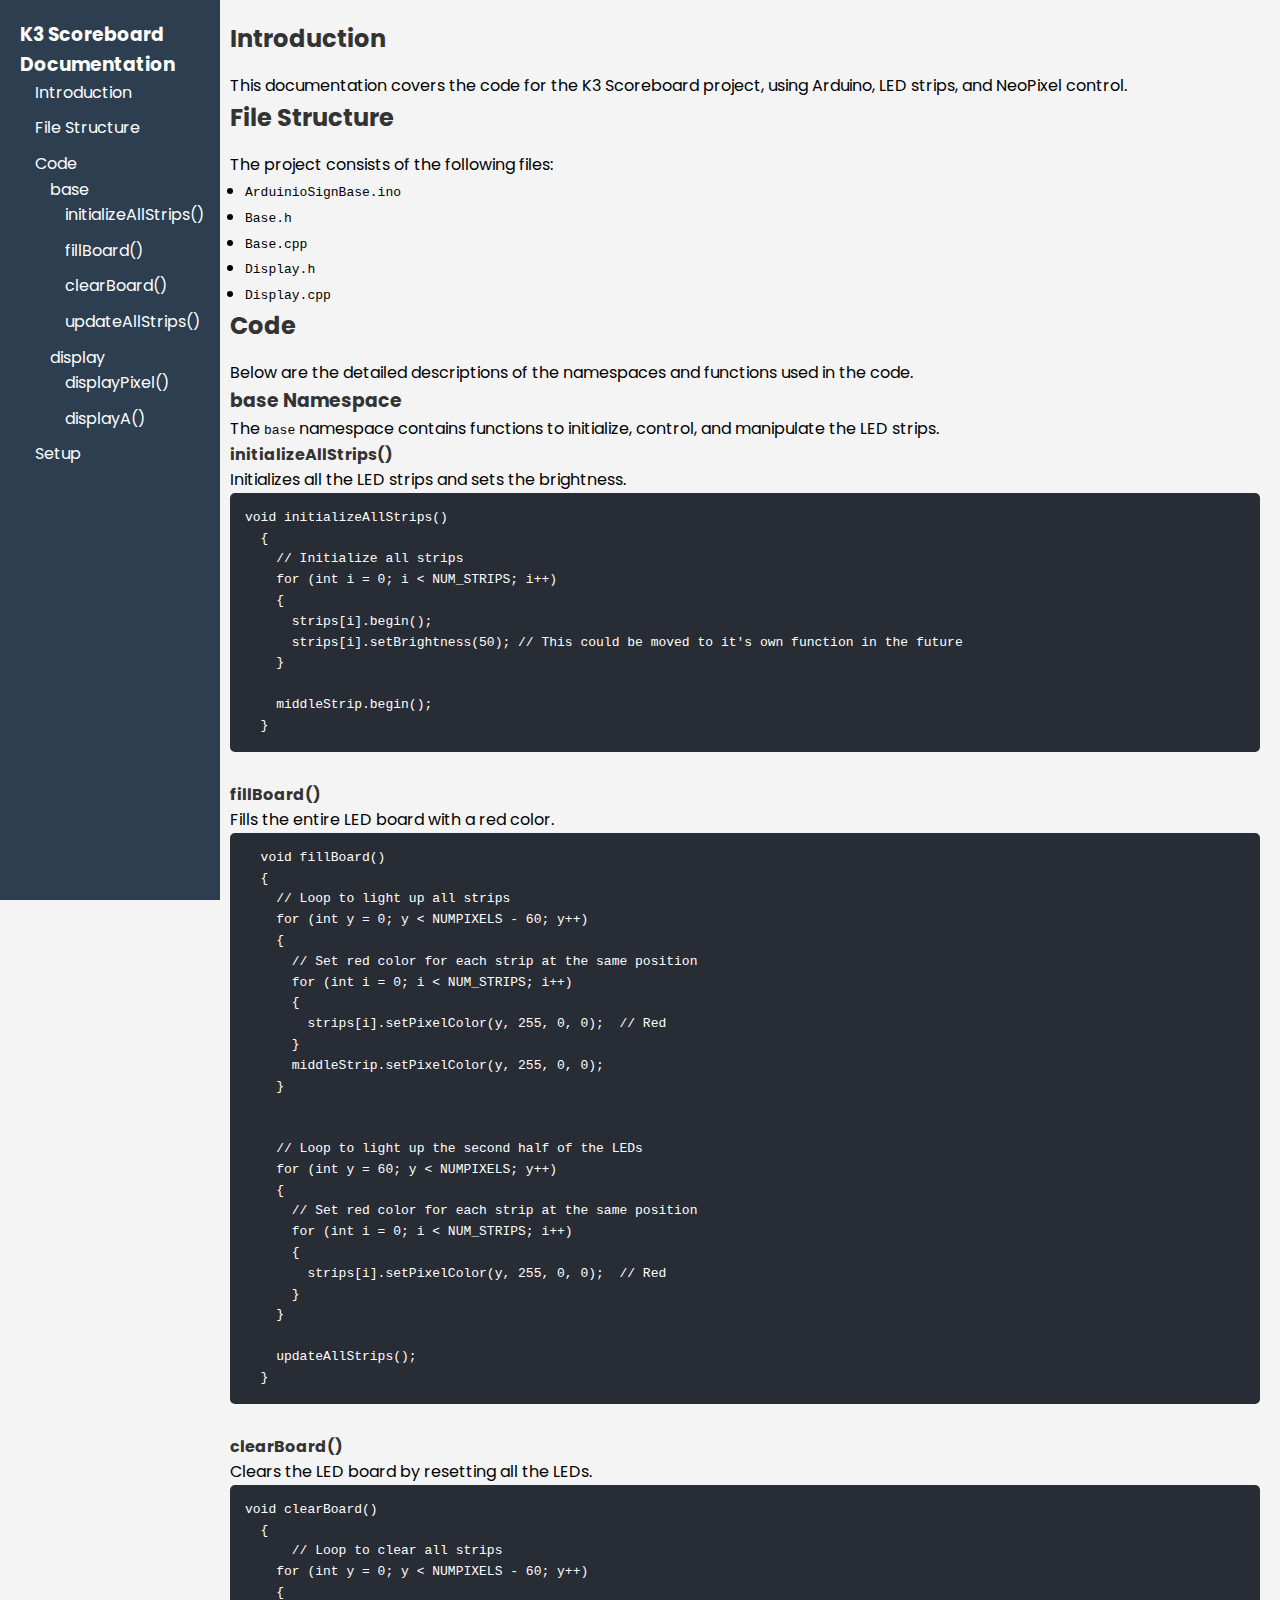
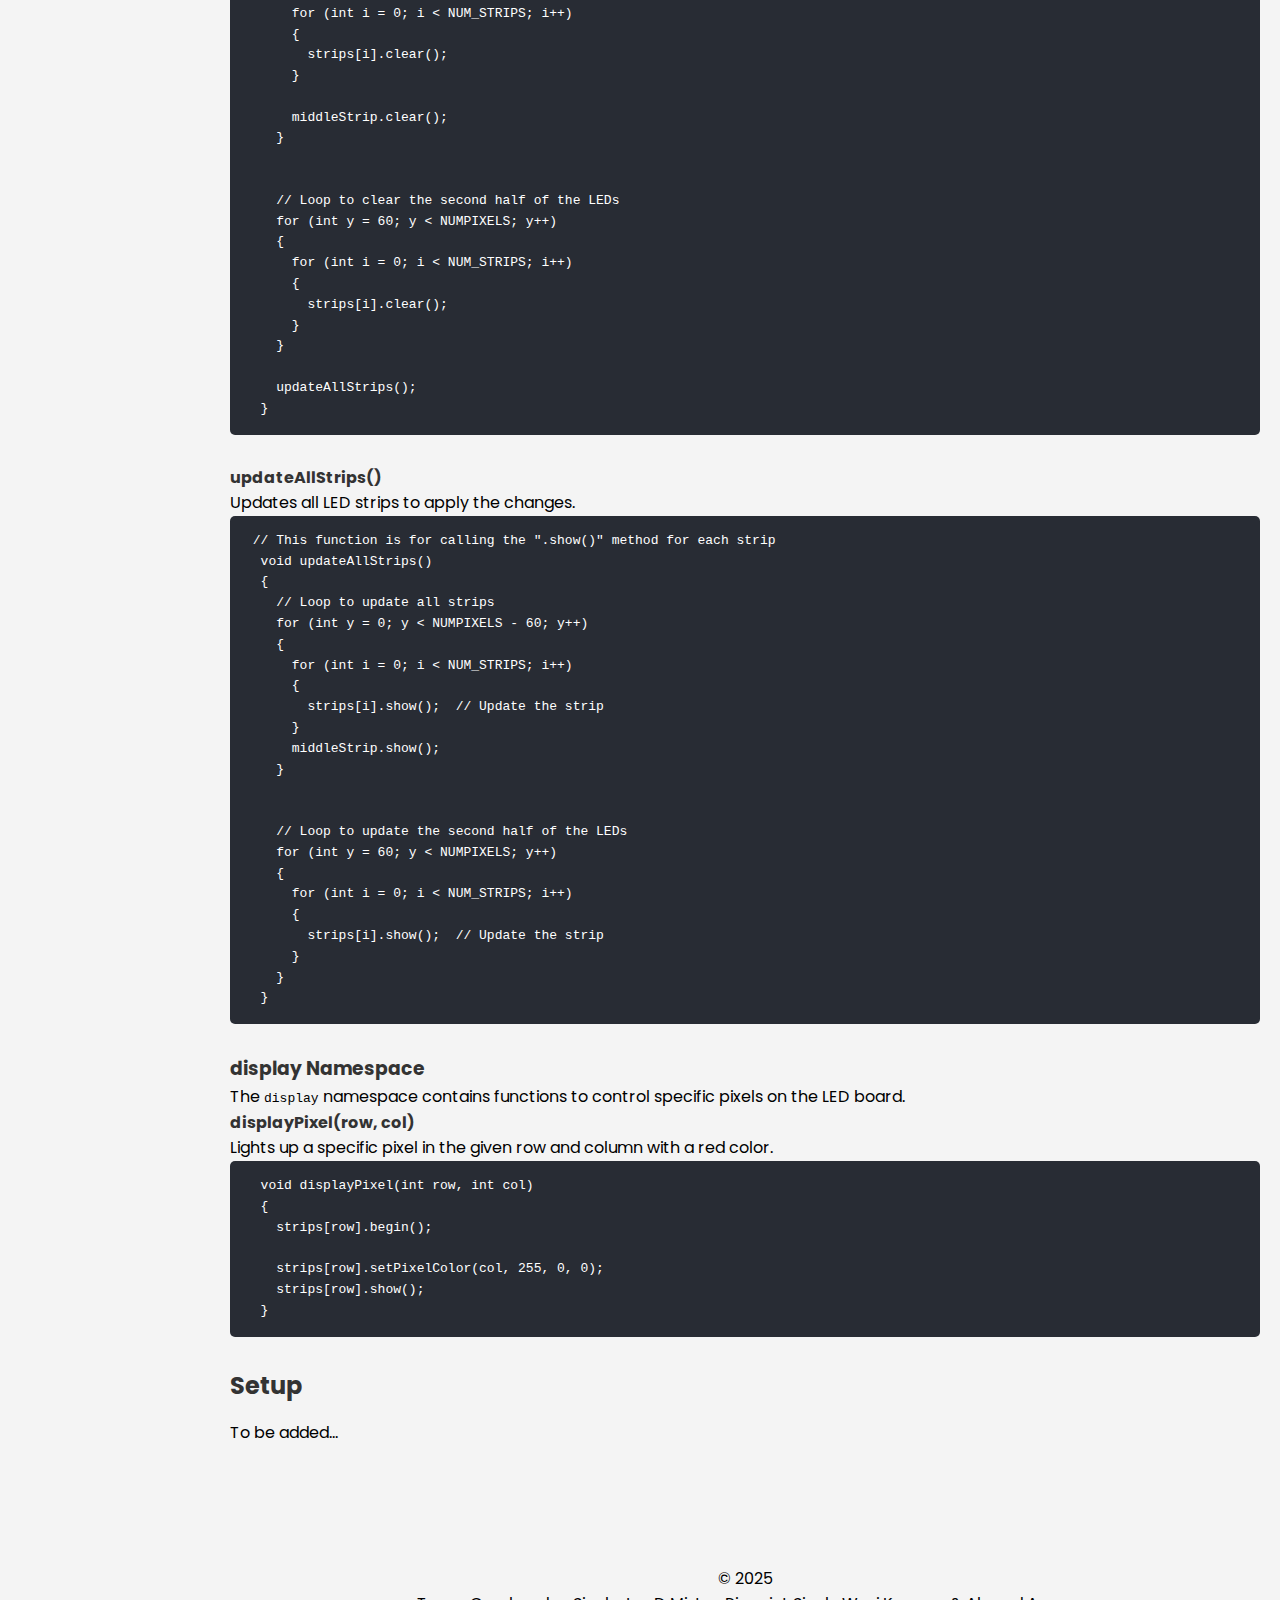
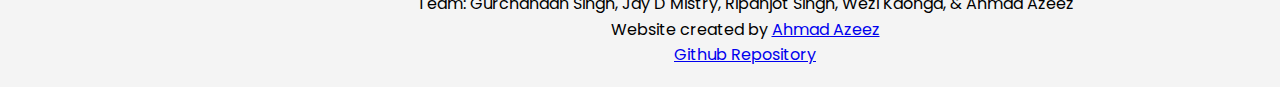
<file: Documentation/index.html>
<!DOCTYPE html>
<html lang="en">

<head>
    <meta charset="UTF-8">
    <meta name="viewport" content="width=device-width, initial-scale=1.0">
    <title>Arduino Documentation</title>
    <link rel="stylesheet" href="styles.css">
</head>

<body>
    <div class="container">
        <aside class="sidebar">
            <h3>K3 Scoreboard Documentation</h3>
            <nav>
                <ul>
                    <li><a href="#introduction">Introduction</a></li>
                    <li><a href="#file-structure">File Structure</a></li>
                    <li><a href="#code">Code</a>
                        <ul>
                            <li><a href="#base-namespace">base</a>
                                <ul>
                                    <li><a href="#initializeAllStrips">initializeAllStrips()</a></li>
                                    <li><a href="#fillBoard">fillBoard()</a></li>
                                    <li><a href="#clearBoard">clearBoard()</a></li>
                                    <li><a href="#updateAllStrips">updateAllStrips()</a></li>
                                </ul>
                            </li>
                            <li><a href="#display-namespace">display</a>
                                <ul>
                                    <li><a href="#displayPixel">displayPixel()</a></li>
                                    <li><a href="#displayA">displayA()</a></li>
                                </ul>
                            </li>
                        </ul>
                    </li>
                    <li><a href="#setup">Setup</a></li>
                </ul>
            </nav>
        </aside>

        <main class="content">
            <section id="introduction">
                <h2>Introduction</h2>
                <p>This documentation covers the code for the K3 Scoreboard project, using Arduino, LED strips, and NeoPixel control.</p>
            </section>

            <section id="file-structure">
                <h2>File Structure</h2>
                <p>The project consists of the following files:</p>
                <ul>
                    <li><code>ArduinioSignBase.ino</code></li>
                    <li><code>Base.h</code></li>
                    <li><code>Base.cpp</code></li>
                    <li><code>Display.h</code></li>
                    <li><code>Display.cpp</code></li>
                </ul>
            </section>

            <section id="code">
                <h2>Code</h2>
                <p>Below are the detailed descriptions of the namespaces and functions used in the code.</p>

                <section id="base-namespace">
                    <h3>base Namespace</h3>
                    <p>The <code>base</code> namespace contains functions to initialize, control, and manipulate the LED strips.</p>

                    <div class="function" id="initializeAllStrips">
                        <h4>initializeAllStrips()</h4>
                        <p>Initializes all the LED strips and sets the brightness.</p>
                        <pre id="initializeAllStrips-content">
                        </pre>
                    </div>

                    <div class="function" id="fillBoard">
                        <h4>fillBoard()</h4>
                        <p>Fills the entire LED board with a red color.</p>
                        <pre id="fillBoard-content">
                        </pre>
                    </div>

                    <div class="function" id="clearBoard">
                        <h4>clearBoard()</h4>
                        <p>Clears the LED board by resetting all the LEDs.</p>
                        <pre id="clearBoard-content">
                        </pre>
                    </div>

                    <div class="function" id="updateAllStrips">
                        <h4>updateAllStrips()</h4>
                        <p>Updates all LED strips to apply the changes.</p>
                        <pre id="updateAllStrips-content">
                        </pre>
                    </div>
                </section>

                <section id="display-namespace">
                    <h3>display Namespace</h3>
                    <p>The <code>display</code> namespace contains functions to control specific pixels on the LED board.</p>

                    <div class="function" id="displayPixel">
                        <h4>displayPixel(row, col)</h4>
                        <p>Lights up a specific pixel in the given row and column with a red color.</p>
                        <pre id="displayPixel-content">
                        </pre>
                    </div>
                </section>

            </section>

            <section id="setup">
                <h2>Setup</h2>
                <p>To be added...</p>
            </section>
        </main>
    </div>

    <footer>
        <p>&copy; 2025</p>
        <p>Team: Gurchandan Singh, Jay D Mistry, Ripanjot Singh, Wezi Kaonga, & Ahmad Azeez</p>
        <p>Website created by <a href="https://github.com/AhmadAzeez999" target="_blank">Ahmad Azeez</a></p>
        <p><a href="https://github.com/AhmadAzeez999/K3_Scoreboard_Project" target="_blank">Github Repository</a></p>
    </footer>

    <script src="script.js"></script>
    <script src="codeScript.js"></script>
</body>

</html>
</file>
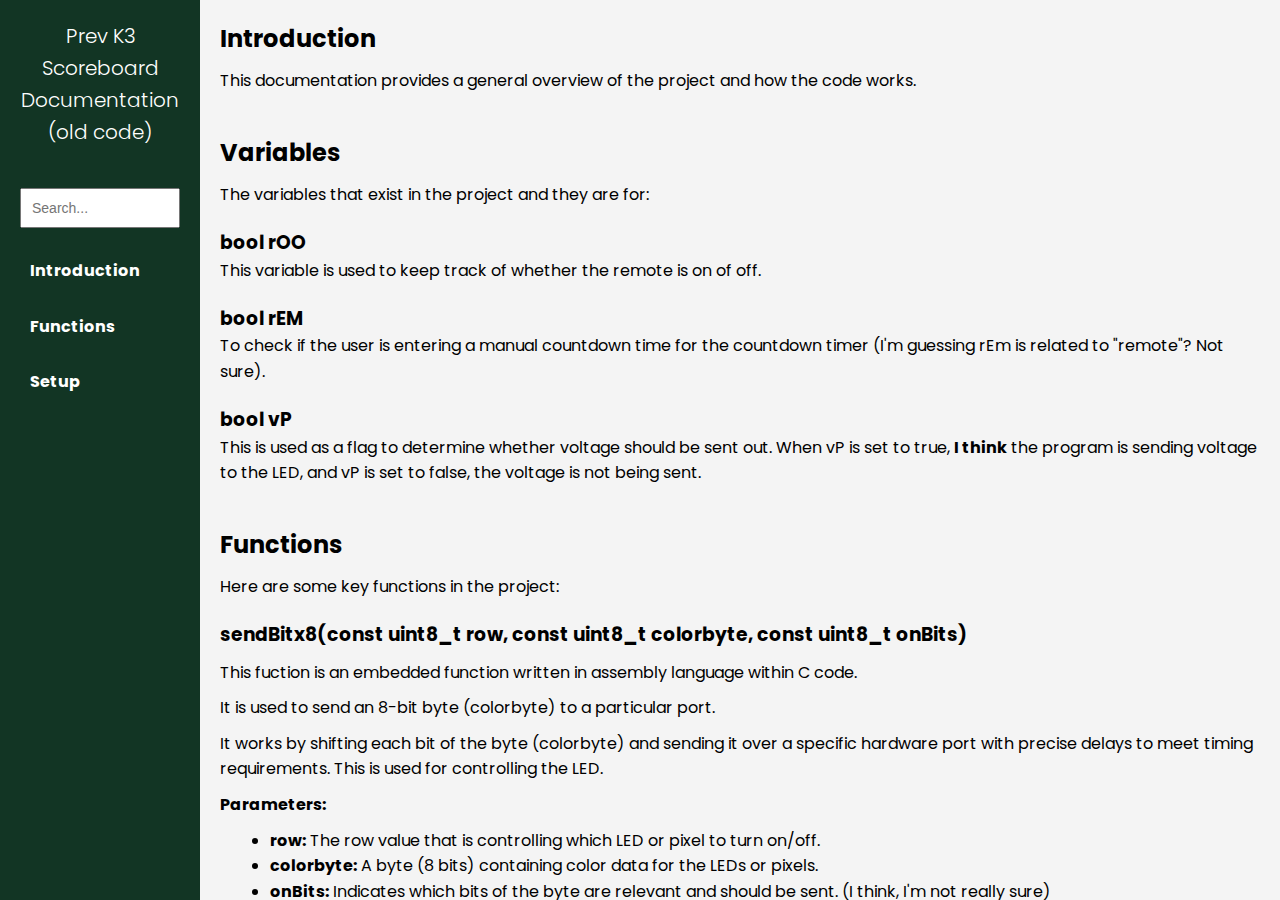
<file: Documentation/Kevin's Code/index.html>
<!DOCTYPE html>
<html lang="en">
<head>
    <meta charset="UTF-8">
    <meta name="viewport" content="width=device-width, initial-scale=1.0">
    <title>Project Documentation</title>
    <link rel="stylesheet" href="styles.css">
</head>
<body>

    <div class="container">
        <aside class="sidebar">
            <h1>Prev K3 Scoreboard Documentation (old code)</h1>
            <input type="text" id="searchBar" class="search-bar" placeholder="Search...">
            <nav>
                <ul>
                    <li><a href="#introduction">Introduction</a></li>
                    <!-- <li><a href="#files">File Structure</a></li> -->
                    <li><a href="#functions">Functions</a></li>
                    <li><a href="#setup">Setup</a></li>
                </ul>
            </nav>
        </aside>

        <main class="content">
            <section id="introduction">
                <h2>Introduction</h2>
                <p>This documentation provides a general overview of the project and how the code works.</p>
            </section>

            <!-- <section id="files">
                <h2>File Structure</h2>
                <p>The project is organized into several files to keep the code modular and maintainable:</p>
                <ul>
                    <li><strong>main.ino</strong> - The main Arduino sketch.</li>
                    <li><strong>Data.h</strong> - Data definitions and global variables.</li>
                    <li><strong>Timer.cpp</strong> - Timer functionality implementation.</li>
                    <li><strong>Display.cpp</strong> - Display management functions.</li>
                    <li><strong>Remote.cpp</strong> - Remote control functionality.</li>
                </ul>
            </section> -->

            <section id="variables">
                <h2>Variables</h2>
                <p>The variables that exist in the project and they are for:</p>
                <h3>bool rOO</h3>
                <p>This variable is used to keep track of whether the remote is on of off.</p>
                <h3>bool rEM</h3>
                <p>To check if the user is entering a manual countdown time for the countdown timer
                    (I'm guessing rEm is related to "remote"? Not sure).
                </p>
                <h3>bool vP</h3>
                <p>This is used as a flag to determine whether voltage should be sent out.
                    When vP is set to true, <strong>I think</strong> the program is sending voltage to the LED,
                    and vP is set to false, the voltage is not being sent.
                </p>
            </section>

            <section id="functions">
                <h2>Functions</h2>
                <p>Here are some key functions in the project:</p>
                
                <div class="function" id="sendBitx8">
                    <h3>sendBitx8(const uint8_t row, const uint8_t colorbyte, const uint8_t onBits)</h3>
                    <p>This fuction is an embedded function written in assembly language within C code.</p>
                    <p>It is used to send an 8-bit byte (colorbyte) to a particular port.</p>
                    <p>It works by shifting each bit of the byte (colorbyte) and sending it over a specific hardware
                        port with precise delays to meet timing requirements. This is used for controlling the LED.
                    </p>
                    <h4>Parameters:</h4>
                    <ul>
                        <li><b>row:</b> The row value that is controlling which LED or pixel to turn on/off.</li>
                        <li><b>colorbyte:</b> A byte (8 bits) containing color data for the LEDs or pixels.</li>
                        <li><b>onBits:</b> Indicates which bits of the byte are relevant and should be sent. (I think, I'm not really sure)</li>
                    </ul>
                    <div class="function-content">
                        <pre id="sendBitx8-content">
                        </pre>
                    </div>
                  </div>

                  <div class="function" id="sendBitx8">
                    <h3>static inline void sendRowRGB(uint8_t row,  uint8_t r,  uint8_t g,  uint8_t b)</h3>
                    <p>This fuction is designed to send RGB color data to a specific row.</p>
                    <h4>Parameters:</h4>
                    <ul>
                        <li><b>row:</b>This parameter represents the specific row of the LED to which the color data will be sent.</li>
                        <li><b>r, g, b:</b> These represent the Red, Green, and Blue color values to be sent to the LEDs in the specified row. 
                            Each of these values is an 8-bit number, meaning each color can have values from 0 to 255.
                        </li>
                    </ul>
                    <div class="function-content">
                        <pre id="sendRowRGB-content">
                        </pre>
                    </div>
                  </div>

                  <div class="function" id="sendBitx8">
                    <h3>show()</h3>
                    <p>This fuction just calls the <a href="https://docs.arduino.cc/language-reference/en/functions/time/delay/"><strong>delay()</strong></a> function, which is a built-in Arduino function.</p>
                    <div class="function-content">
                        <pre id="show-content">
                        </pre>
                    </div>
                  </div>
            </section>

            <section id="setup">
                <h2>Setup</h2>
                <p>Follow these steps to set up the project:</p>
                <ol>
                    <li>To be added...</li>
                </ol>
            </section>

            <footer>
                <p>&copy; 2025</p>
                <p>Team: Gurchandan Singh, Jay D Mistry, Ripanjot Singh, Wezi Kaonga, & Ahmad Azeez</p>
                <p>Website created by <a href="https://github.com/AhmadAzeez999" target="_blank">Ahmad Azeez</a></p>
                <p><a href="https://github.com/AhmadAzeez999/K3_Scoreboard_Project" target="_blank">Github Repository</a></p>
            </footer>
        </main>
    </div>

    <script src="script.js"></script>
    <script src="codeScript.js"></script>
</body>
</html>
</file>
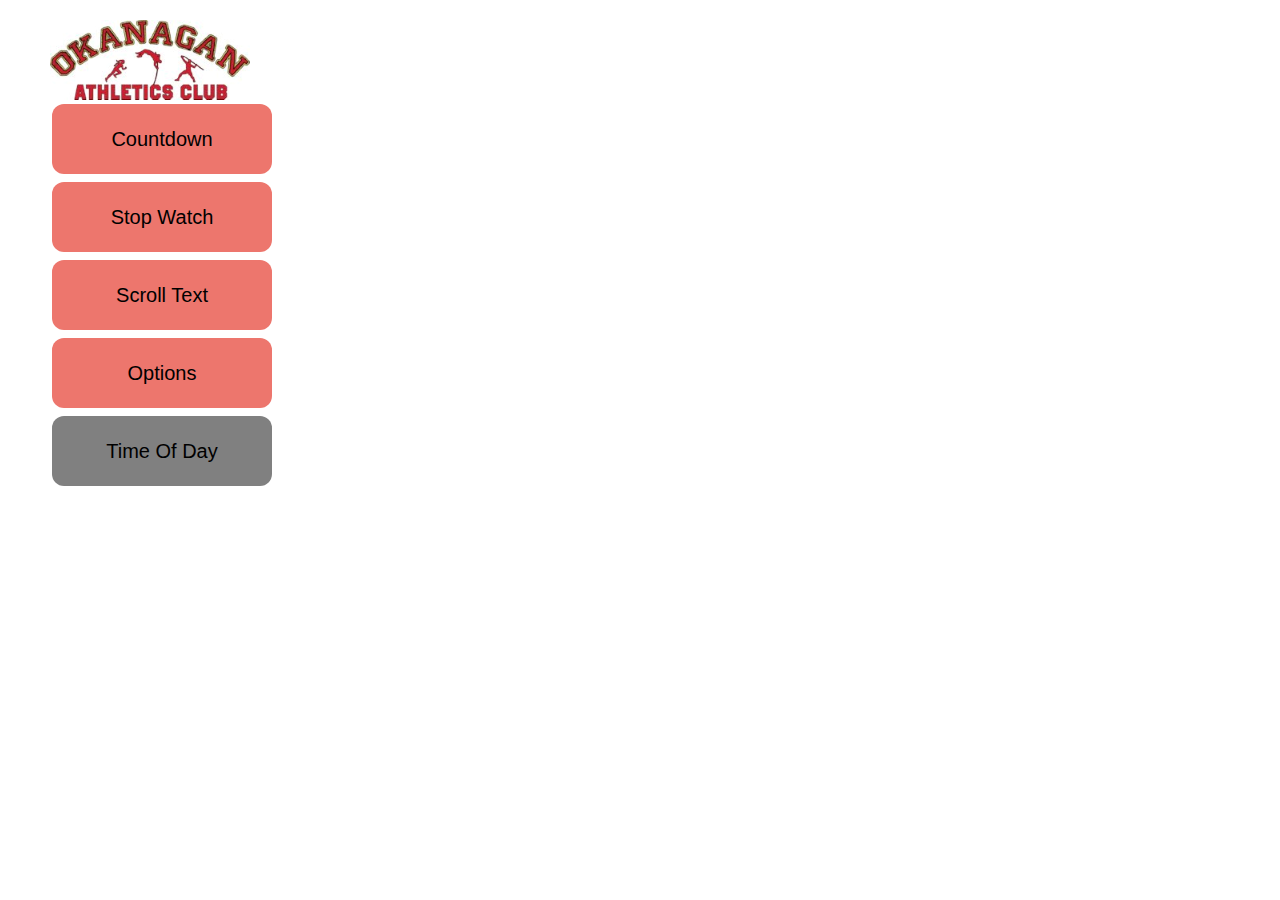
<file: Web/dashBoard_small.html>
<!-- Change script tag at the bottom to point to index-->
<!-- change file name it index.html-->
<!DOCTYPE html>
<html lang="en">
  <head>
    <meta charset="utf-8" />
    <meta name="viewport" content="width=device-width, initial-scale=1.0" />
    <link rel="stylesheet" type="text/css" href="css\bootstrap.min.css">
    <script type="text/javascript" src="js\jquery-3.5.1.min.js"></script>
    <script type="text/javascript" src="js\bootstrap.min.js"></script>

    <link rel="stylesheet" type="text/css" href="css\OAC_css.css">
    
    <title>Dashboard</title>

  </head>

  <body>
  <div class="col-md-12">
	<div class="row">
		<div class="col-md-3 header">
			<div><img src="css\OAC_logo.png" class=""></div>
		</div>
		<div class="col-md-9 header">
		</div>
	</div>
    <div class="row">
	    <div class="col-md-3 leftPanel" id="leftPanel">
		<!--	<div><button class="button btn-block" id="tickerStatus" onclick="changeTickerStatus();">
			<span> Ticker:</span>
			<span id='t_on'>On</span>
			<span id='t_off'>Off</span>
		  </button></div> -->
		  <div><button class="button btn-block" id="countdownB" onclick="chooseRightPanel('countdownP', 'countdownB');">Countdown</button></div>
		  <div><button class="button btn-block" id="stopWatchB" onclick="chooseRightPanel('stopWatch', 'stopWatchB'); displayStopWatch();">Stop Watch</button></div>
		  <div><button class="button btn-block" id="scrollTextB" onclick="chooseRightPanel('scrollText', 'scrollTextB');">Scroll Text</button></div>
		
		  <div><button class="button btn-block" id="optionsB" onclick="chooseRightPanel('optionsP', 'optionsB');">Options</button></div>
		  <div><button class="button btn-block" id="displayAssist" onclick="toggleDisplayAssist();">
			<span>Time Of Day</span>
			<span id='on'></span>
			<span id='off'></span>
		  </button></div>
		 </div>
        
	    <div class="col-md-9" id="rightPanel">
		    <div class="panel col-md-10" id="scrollText">		
	
			
			<div class="row"><span class="inputLabel2">Top</span></div>
			<div class="row">
                <div class="col-md-4">
					<span>
						<input type='text' id='staticTextInputT' maxlength="100">
					</span>
				</div>	
				<div class="col-md-2">
					<button class="button2 btn-block" onclick="postColor('{');">Clear Top </button>
				</div>	
				<div class="col-md-2">
					<button class="button2 btn-block" onclick="postPauseText('scrollT');">Scroll Top</button>
				</div>	
				<div class="col-md-2">
					<button class="button2 btn-block" onclick="postPauseText('pauseT');">Pause Top</button>
				</div>	
				<div class="col-md-2">
					<button class="button2 btn-block" onclick="postPauseText('staticT');">static Top</button>
				</div>	
			</div>
			
			<div class="row"><span class="inputLabel2">BOTTOM</span></div>
			<div class="row">
                <div class="col-md-4">
					<span>
						<input type='text' id='staticTextInputB' maxlength="100">
					</span>
				</div>	
				<div class="col-md-2">
					<button class="button2 btn-block" onclick="postColor('}');">Clear Bot. </button>
				</div>	
				<div class="col-md-2">
					<button class="button2 btn-block" onclick="postPauseText('scrollB');">Scroll Bot.</button>
				</div>	
				<div class="col-md-2">
					<button class="button2 btn-block" onclick="postPauseText('pauseB');">Pause Bot.</button>
				</div>	
				<div class="col-md-2">
					<button class="button2 btn-block" onclick="postPauseText('staticB');">static Bot.</button>
				</div>	
			</div>
			
			<div class="row"><span class="inputLabel2">Big</span></div>
			<div class="row">
                <div class="col-md-4">
					<span>
						<input type='text' id='staticTextInputBig' maxlength="100">
					</span>
				</div>	
				<div class="col-md-2">
					<button class="button2 btn-block" onclick="postColor('*');">Clear BIG</button>
				</div>	
				<div class="col-md-2">
					<button class="button2 btn-block" onclick="postPauseText('scrollBig');">Scroll BIG</button>
				</div>	
				<div class="col-md-2">
					<button class="button2 btn-block" onclick="postPauseText('pauseBig');">pause BIG</button>
				</div>	
				<div class="col-md-2">
					<button class="button2 btn-block" onclick="postPauseText('staticBig');">static BIG</button>
				</div>	
			</div>
		</div>	
		<div class="panel col-md-10" id="countdownP">
			<div class="row">
				<div class="col-md-12">
					<div class="row">
						<div class="col-md-12">
							<button class="stopwatchButton start" onclick="startCountdown();">Start</button>
							<button class="stopwatchButton stop" onclick="pauseCountdown();">Pause</button>
							<button class="stopwatchButton reset" onclick="postColor('X');">Reset</button>
							<button class="stopwatchButton show" onclick="showCountdown();">Show</button>
							<button class="col-md-2 stopwatchButton reset" onclick="postColor('0');">0</button>
						</div>
					</div>	
					<div class="row">
						<div class="col-md-6">						
								<div class="col-md-8">
									<span class="inputLabel3">Quick Loads</span>
								</div>
								<div class="col-md-12">
									<button class="col-md-3 stopwatchButton show" onclick="postColor('1');">1</button>
									<button class="col-md-3 stopwatchButton show" onclick="postColor('2');">2</button>
									<button class="col-md-3 stopwatchButton show" onclick="postColor('3');">3</button>
								</div>
								<div class="col-md-12">
									<button class="col-md-5 stopwatchButton show" onclick="postColor('4');">1.5</button>
									<button class="col-md-4 stopwatchButton show" onclick="postColor('5');">5</button>
								</div>
								<div class="col-md-12">
									<button class="col-md-9 stopwatchButton start" onclick="postColor('=');">Program</button>
							</div>
						</div>
						<div class="col-md-6">
							<div class="col-md-12">
								<button class="col-md-3 stopwatchButton reset" onclick="postColor('1');">1</button>
								<button class="col-md-3 stopwatchButton reset" onclick="postColor('2');">2</button>
								<button class="col-md-3 stopwatchButton reset" onclick="postColor('3');">3</button>
							</div>
							<div class="col-md-12">
								<button class="col-md-3 stopwatchButton reset" onclick="postColor('4');">4</button>
								<button class="col-md-3 stopwatchButton reset" onclick="postColor('5');">5</button>
								<button class="col-md-3 stopwatchButton reset" onclick="postColor('6');">6</button>
							</div>
							<div class="col-md-12">
								<button class="col-md-3 stopwatchButton reset" onclick="postColor('7');">7</button>
								<button class="col-md-3 stopwatchButton reset" onclick="postColor('8');">8</button>
								<button class="col-md-3 stopwatchButton reset" onclick="postColor('9');">9</button>
							</div>	
						</div>
					<div class="col-md-12 hidehide">
					<div class="row">
						<select class="col-md-12 dropDown" name="autoDropdown" id="autoDropdown">
							<option value="DisplayTime">Display Time</option>
							<option value="satSchedule">Saturday Schedule</option>
							<option value="sunSchedule">Sunday Schedule</option>
						</select>
					</div>
				</div>
			</div>
		</div>
		<div class="panel col-md-10" id="stopWatch">
			<div class="row">
				<div class="col-md-10">
					<div class="timeDisplay">
						<h1><time>00:00.00</time></h1>
						<button class="stopwatchButton start" id="start">Start</button>
						<button class="stopwatchButton stop" id="stop">Stop</button>
						<button class="stopwatchButton reset" id="clear">Reset</button>
					</div>
				</div>
	        </div>
		</div>
		<div class="panel col-md-10" id="optionsP">
			<div class="row">
				<div class="col-md-10">
					<div class="row">
						<span class="inputLabel">Options</span>
					</div>
					<div class="row">
						<div class="col-md-3"><button class="button1 options" onclick="postColor('>');">Brightness Down</button></div>
						<div class="col-md-3"><button class="button1 options" onclick="postColor('<');">Brightness   Up</button></div>
						<div class="col-md-3"><button class="button1 options" onclick="postColor('*');">Clear Display</button></div>
						<div class="col-md-3"><button class="button1 options" onclick="postColor('%');">Default Message</button></div>
					</div>
					<div class="row">
						<div class="col-md-3"><button class="button1 options" onclick="postColor('.');">Countdown Option Toggle***</button></div>
						<div class="col-md-3"><button class="button1 options" onclick="postColor(',');">Show Scoreboard IP Address***</button></div>
						<div class="col-md-3"><button class="button1 options" onclick="postColor('-');">Change Color Pattern</button></div>
					</div>					
				</div>
	        </div>
		</div>
    </div>
	</div>
  </body>
</html>

<script type="text/javascript" src="dashBoard_small.js"></script>
<!-- <script type="text/javascript" src="c:\K3_Scoreboard\index.js"></script> -->
</file>
<file: Documentation/styles.css>
@import url('https://fonts.googleapis.com/css2?family=Poppins:wght@300;400;500&display=swap');

* 
{
    margin: 0;
    padding: 0;
    box-sizing: border-box;
}

body 
{
    font-family: 'Poppins', sans-serif;
    background-color: #f4f4f4;
    line-height: 1.6;
}

.container li
{
    margin-left: 15px;
}

header 
{
    background-color: #333;
    color: white;
    padding: 20px;
    text-align: center;
}

header h1 
{
    font-size: 3rem;
    font-weight: 500;
}

.sidebar 
{
    width: 220px;
    background-color: #2c3e50;
    color: white;
    padding: 20px;
    height: 100%;
    position: fixed;
}

.sidebar nav ul 
{
    list-style: none;
}

.sidebar nav ul li 
{
    margin-bottom: 10px;
}

.sidebar nav ul li a 
{
    text-decoration: none;
    color: white;
    font-weight: 400;
    font-size: 1rem;
}

.sidebar nav ul li a:hover 
{
    background-color: #34495e;
    padding-left: 10px;
}

.function
{
    margin-bottom: 30px;
}

.content 
{
    margin-left: 210px;
    padding: 20px;
    overflow-y: auto;
}

.content h2, .content h3, .content h4 
{
    color: #333;
}

h2 
{
    margin-bottom: 15px;
}

pre 
{
    background-color: #282c34;
    color: white;
    padding: 15px;
    border-radius: 5px;
    overflow: auto;
}

footer 
{
    margin-left: 210px;
    text-align: center;
    padding: 20px;
    padding-top: 100px;
}
</file>
<file: Documentation/Kevin's Code/styles.css>
@import url('https://fonts.googleapis.com/css2?family=Poppins:ital,wght@0,100;0,200;0,300;0,400;0,500;0,600;0,700;0,800;0,900;1,100;1,200;1,300;1,400;1,500;1,600;1,700;1,800;1,900&display=swap');

* 
{
    margin: 0;
    padding: 0;
    box-sizing: border-box;
}

body 
{
    font-family: "Poppins", serif;
    line-height: 1.6;
    background-color: #f4f4f4;
    display: flex;
    min-height: 100vh;
}

.container 
{
    display: flex;
    width: 100%;
    height: 100vh;
}

h3
{
    margin: 20px 0px 0px 0px;
}

.function ul
{
    margin: 10px 0px 10px 0px;
}

.function li
{
    margin-left: 50px;
}

.function p
{
    margin: 10px 0px 10px 0px;
}


#sendBitx8-content
{
    max-height: 500px;
}

.sidebar 
{
    width: 200px;
    background-color: #123524;
    color: #fff;
    padding: 20px;
    position: fixed;
    height: 100%;
    top: 0;
}

.sidebar h1 
{
    text-align: center;
    margin-bottom: 30px;
    font-size: 20px;
    font-weight: 300;
}

.sidebar nav ul 
{
    list-style: none;
}

.sidebar nav ul li 
{
    margin: 10px 0;
}

.sidebar nav ul li a 
{
    color: #fff;
    text-decoration: none;
    font-weight: bold;
    display: block;
    padding: 10px;
}

.sidebar nav ul li a:hover 
{
    background-color: #444;
}

main.content 
{
    margin-left: 200px;
    padding: 20px;
    overflow-x: auto;
}

.content section 
{
    margin-bottom: 40px;
}

.content section h2 
{
    margin-bottom: 10px;
}

pre 
{
    background-color: #282c34;
    color: #f8f8f2;
    padding: 15px;
    border-radius: 5px;
    overflow-x: auto;
}

code 
{
    font-family: "Courier New", monospace;
}

.search-bar 
{
    width: 100%;
    padding: 10px;
    margin: 10px 0;
    font-size: 14px;
}

.search-results 
{
    padding: 10px;
    background-color: #f9f9f9;
    border-radius: 4px;
    margin-top: 10px;
}

.search-result-item 
{
    padding: 5px;
    border-bottom: 1px solid #ccc;
}

.search-result-item a 
{
    font-weight: bold;
    text-decoration: none;
}

.search-result-item a:hover 
{
    text-decoration: underline;
}

.search-result-item p 
{
    margin: 5px 0;
    font-size: 12px;
    color: #555;
}

.search-results p 
{
    color: #555;
}

footer 
{
    color: rgb(0, 0, 0);
    text-align: center;
    padding: 100px 10px 0px 10px;
    border-top: 1px solid;
    bottom: 0;
    width: 100%;
    font-size: 14px;
}

footer p 
{
    margin: 0;
}
</file>
